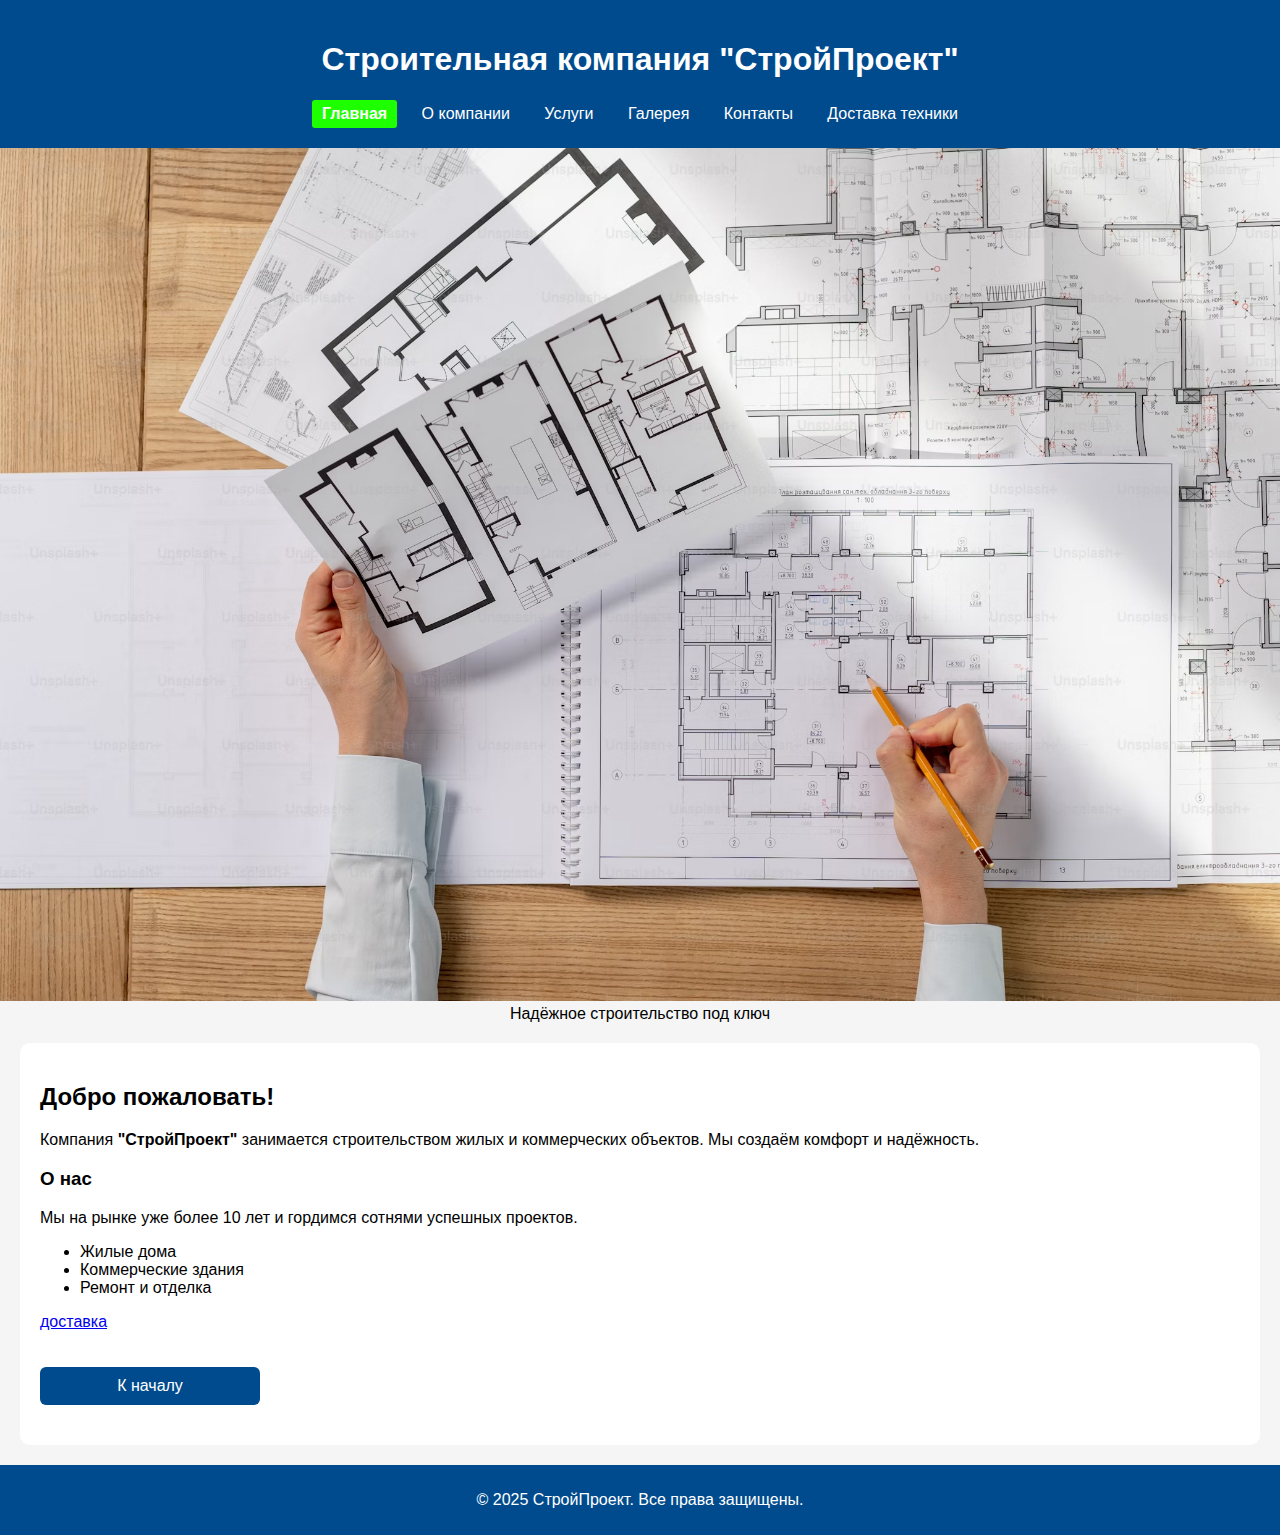
<file: HTML_project_1/site_1_stroyka/index.html>
<!DOCTYPE html>
<html lang="ru">
<head>
    <meta charset="UTF-8">
    <title>Главная | СтройПроект</title>
    <link rel="stylesheet" href="style.css">
</head>
<body id="top">
<header>
    <h1>Строительная компания "СтройПроект"</h1>
    <nav>
        <ul class="menu">
            <li><a href="index.html" class="nav-active">Главная</a></li>
            <li><a href="about.html">О компании</a></li>
            <li><a href="services.html">Услуги</a></li>
            <li><a href="gallery.html">Галерея</a></li>
            <li><a href="contacts.html">Контакты</a></li>
            <li><a href="#dostavka">Доставка техники</a></li>
        </ul>
    </nav>
</header>

<section>
    <img src="../images/banner.jpg"
         alt="банер" width=100% height=auto>
    <div style="text-align: center;">
        Надёжное строительство под ключ
    </div>
</section>

<main>
    <h2>Добро пожаловать!</h2>
    <p>Компания <b>"СтройПроект"</b> занимается строительством жилых и коммерческих объектов. Мы создаём комфорт и
        надёжность.</p>

    <section>
        <h3>О нас</h3>
        <p>Мы на рынке уже более 10 лет и гордимся сотнями успешных проектов.</p>
        <ul>
            <li>Жилые дома</li>
            <li>Коммерческие здания</li>
            <li>Ремонт и отделка</li>
        </ul>
    </section>
    <p id=dostavka><a href="https://skyptop.com/dostavka-tekhniki-iz-za-granicy">доставка</a></p>
    <a href="#top" class="link-block">
        К началу
    </a>
</main>


<footer>
    <p>© 2025 СтройПроект. Все права защищены.</p>
</footer>
</body>
</html>
</file>
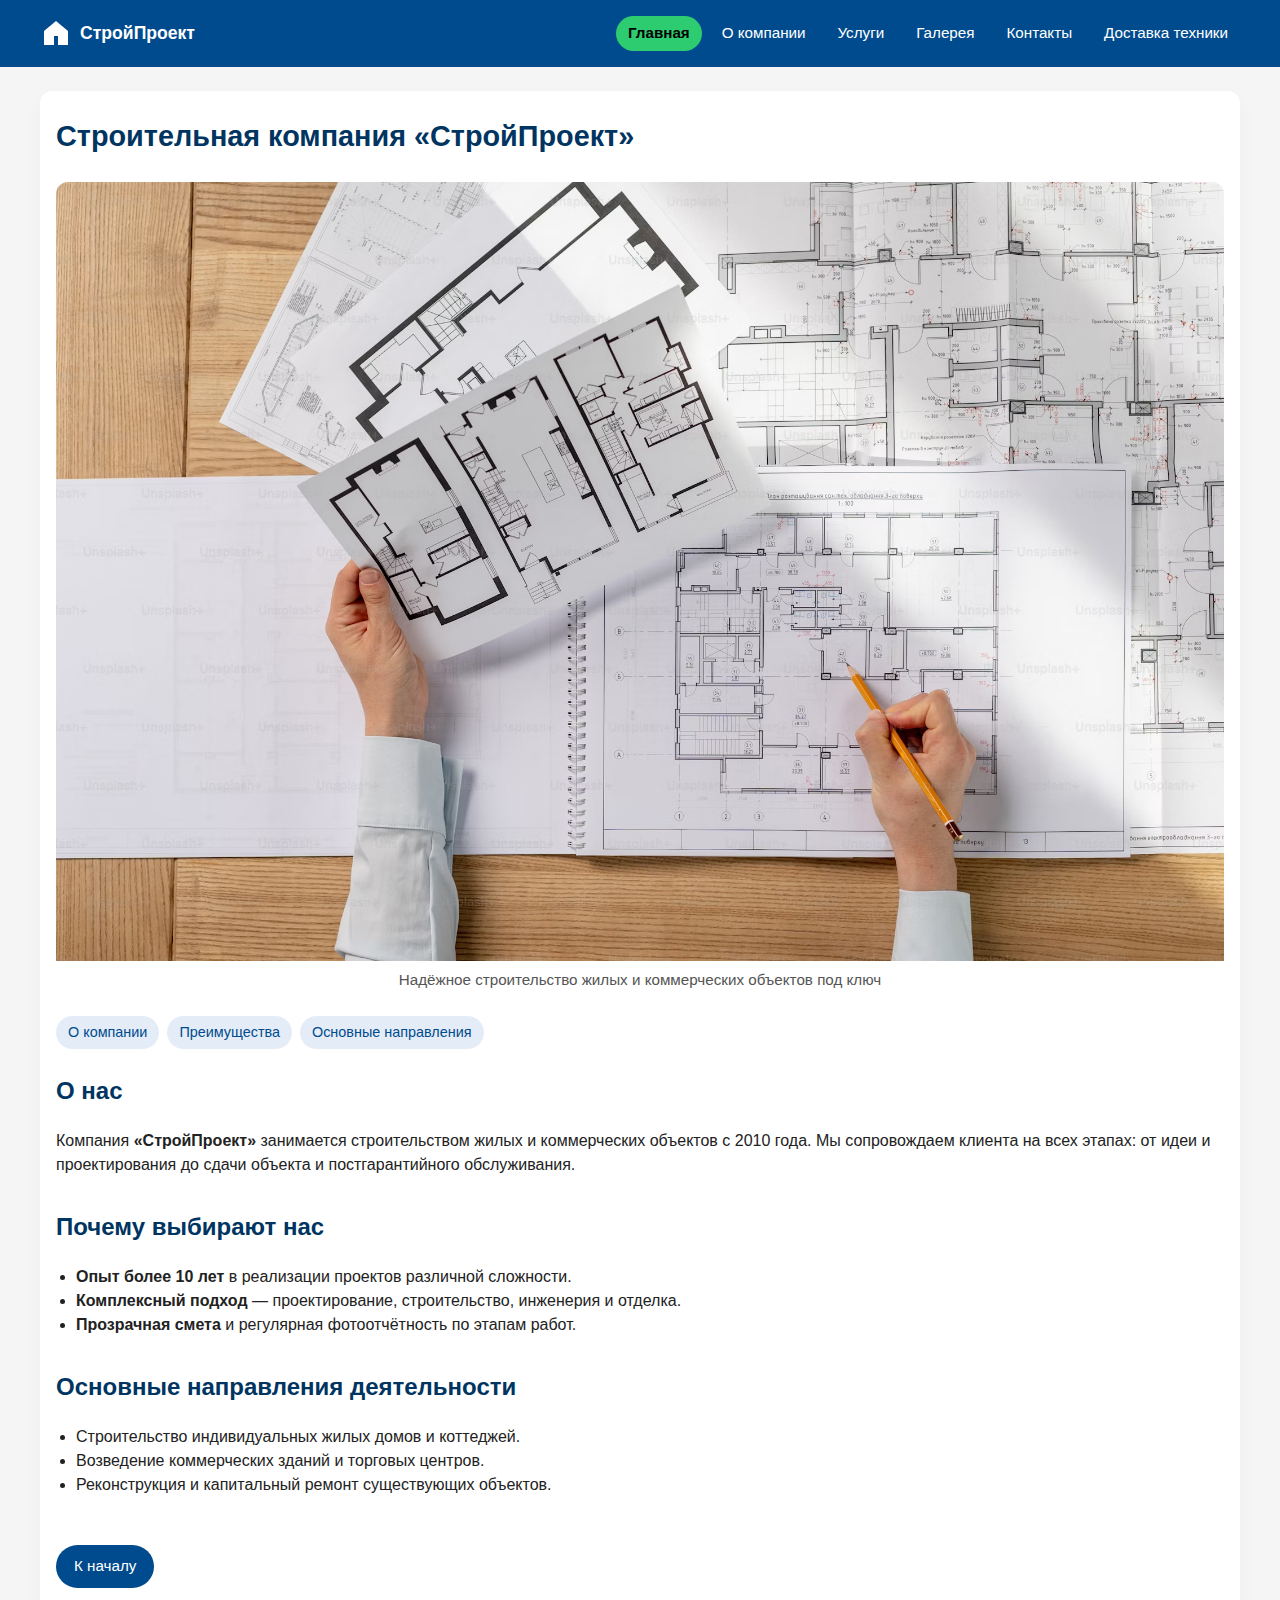
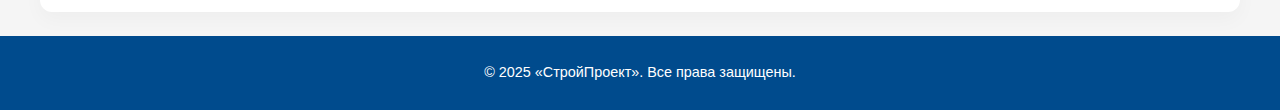
<file: HTML_project_1/site_2_stroyka/index.html>
<!DOCTYPE html>
<html lang="ru">
<head>
    <meta charset="UTF-8">
    <title>Главная | СтройПроект</title>
    <link rel="stylesheet" href="style.css">
    <script src="script.js" defer></script>
</head>
<body id="top">
<header class="site-header">
    <div class="container header-inner">
        <a href="index.html" class="logo-link">
            <svg class="logo-symbol" viewBox="0 0 32 32" aria-hidden="true">
                <path d="M4 14 L16 4 L28 14 V28 H18 V19 H14 V28 H4 Z"></path>
            </svg>
            <span class="logo-text">СтройПроект</span>
        </a>
        <nav class="main-nav">
            <ul class="menu">
                <li><a href="index.html" class="nav-active">Главная</a></li>
                <li><a href="about.html">О компании</a></li>
                <li><a href="services.html">Услуги</a></li>
                <li><a href="gallery.html">Галерея</a></li>
                <li><a href="contacts.html">Контакты</a></li>
                <li><a href="https://skyptop.com/dostavka-tekhniki-iz-za-granicy">Доставка техники</a></li>
            </ul>
        </nav>
    </div>
</header>

<main class="page-main">
    <h1 class="page-title">Строительная компания «СтройПроект»</h1>

    <section class="hero-banner page-section">
        <figure class="hero-image">
            <img src="../images/banner.jpg" alt="Современный коттедж, построенный компанией «СтройПроект»">
            <figcaption class="hero-caption">
                Надёжное строительство жилых и коммерческих объектов под ключ
            </figcaption>
        </figure>
    </section>

    <nav class="section-nav">
        <a href="#about-section">О компании</a>
        <a href="#advantages-section">Преимущества</a>
        <a href="#services-section">Основные направления</a>
    </nav>

    <section id="about-section" class="page-section">
        <h2>О нас</h2>
        <p>
            Компания <strong>«СтройПроект»</strong> занимается строительством жилых и коммерческих объектов с 2010 года.
            Мы сопровождаем клиента на всех этапах: от идеи и проектирования до сдачи объекта и постгарантийного обслуживания.
        </p>
    </section>

    <section id="advantages-section" class="page-section">
        <h2>Почему выбирают нас</h2>
        <ul>
            <li><strong>Опыт более 10 лет</strong> в реализации проектов различной сложности.</li>
            <li><strong>Комплексный подход</strong> — проектирование, строительство, инженерия и отделка.</li>
            <li><strong>Прозрачная смета</strong> и регулярная фотоотчётность по этапам работ.</li>
        </ul>
    </section>

    <section id="services-section" class="page-section">
        <h2>Основные направления деятельности</h2>
        <ul>
            <li>Строительство индивидуальных жилых домов и коттеджей.</li>
            <li>Возведение коммерческих зданий и торговых центров.</li>
            <li>Реконструкция и капитальный ремонт существующих объектов.</li>
        </ul>
    </section>

    <a href="#top" class="link-block">К началу</a>
</main>

<footer class="site-footer">
    <div class="container">
        <p>© 2025 «СтройПроект». Все права защищены.</p>
    </div>
</footer>
</body>
</html>
</file>
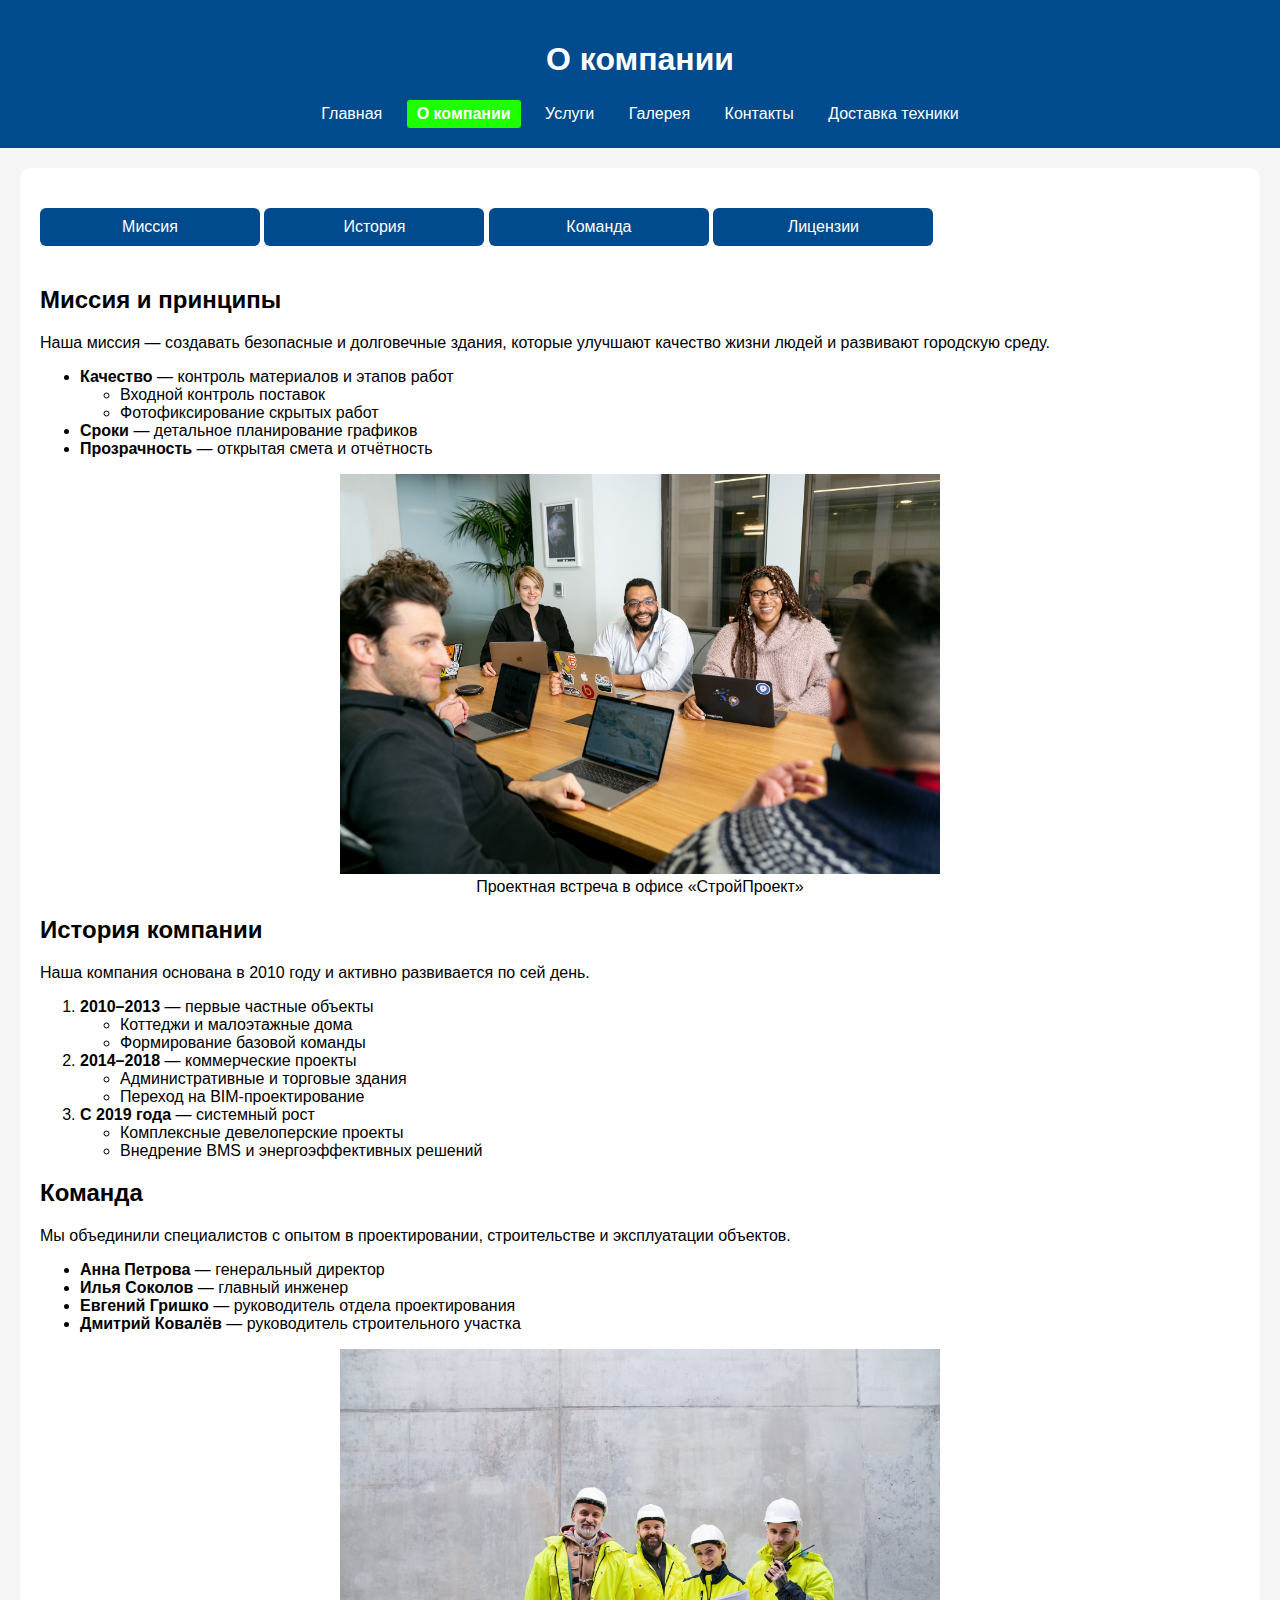
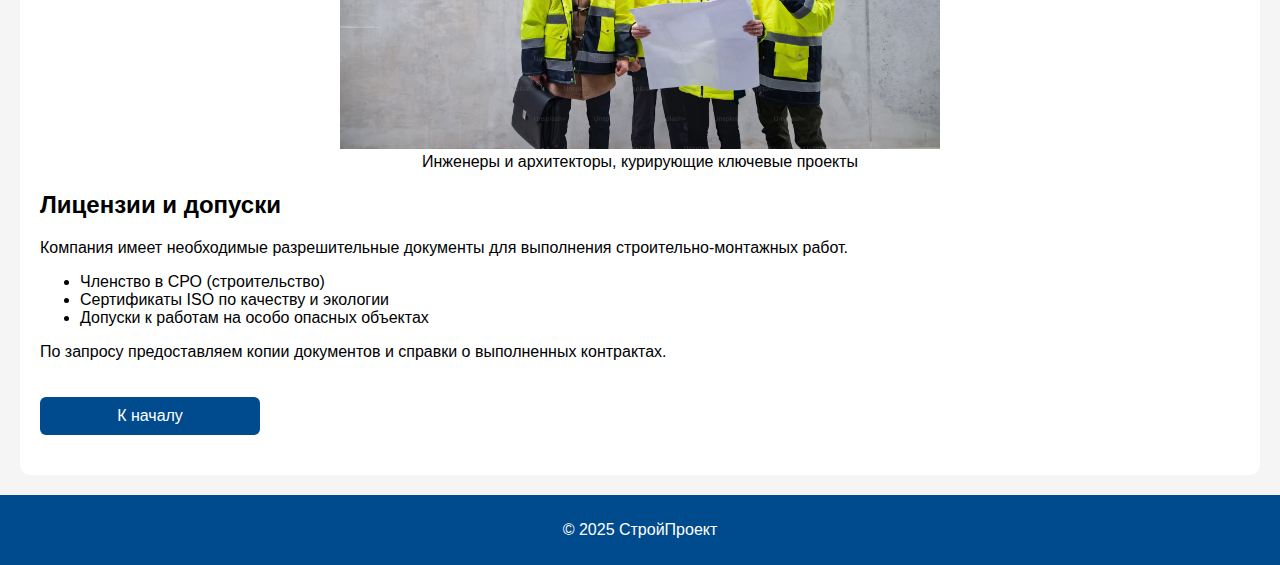
<file: HTML_project_1/site_1_stroyka/about.html>
<!DOCTYPE html>
<html lang="ru">
<head>
    <meta charset="UTF-8">
    <title>О компании | СтройПроект</title>
    <link rel="stylesheet" href="style.css">
</head>
<body id="top">
<header>
    <h1>О компании</h1>
    <nav>
        <ul class="menu">
            <li><a href="index.html">Главная</a></li>
            <li><a href="about.html" class="nav-active">О компании</a></li>
            <li><a href="services.html">Услуги</a></li>
            <li><a href="gallery.html">Галерея</a></li>
            <li><a href="contacts.html">Контакты</a></li>
            <li><a href="https://skyptop.com/dostavka-tekhniki-iz-za-granicy" target="_blank">Доставка техники</a></li>
        </ul>
    </nav>
</header>

<main>

    <nav>
        <a href="#mission" class="link-block">Миссия</a>
        <a href="#history" class="link-block">История</a>
        <a href="#team" class="link-block">Команда</a>
        <a href="#licenses" class="link-block">Лицензии</a>
    </nav>


    <section id="mission">
        <h2>Миссия и принципы</h2>
        <p>Наша миссия — создавать безопасные и долговечные здания, которые улучшают качество жизни людей и развивают
            городскую среду.</p>
        <ul>
            <li><strong>Качество</strong> — контроль материалов и этапов работ
                <ul>
                    <li>Входной контроль поставок</li>
                    <li>Фотофиксирование скрытых работ</li>
                </ul>
            </li>
            <li><strong>Сроки</strong> — детальное планирование графиков</li>
            <li><strong>Прозрачность</strong> — открытая смета и отчётность</li>
        </ul>

        <figure>

            <img src="../images/office.jpg"
                 alt="Офис и проектная команда СтройПроект" width="600">
            <figcaption>Проектная встреча в офисе «СтройПроект»</figcaption>
        </figure>

    </section>

    <section id="history">
        <h2>История компании</h2>
        <p>Наша компания основана в 2010 году и активно развивается по сей день.</p>
        <ol>
            <li><strong>2010–2013</strong> — первые частные объекты
                <ul>
                    <li>Коттеджи и малоэтажные дома</li>
                    <li>Формирование базовой команды</li>
                </ul>
            </li>
            <li><strong>2014–2018</strong> — коммерческие проекты
                <ul>
                    <li>Административные и торговые здания</li>
                    <li>Переход на BIM-проектирование</li>
                </ul>
            </li>
            <li><strong>С 2019 года</strong> — системный рост
                <ul>
                    <li>Комплексные девелоперские проекты</li>
                    <li>Внедрение BMS и энергоэффективных решений</li>
                </ul>
            </li>
        </ol>

    </section>

    <section id="team">
        <h2>Команда</h2>
        <p>Мы объединили специалистов с опытом в проектировании, строительстве и эксплуатации объектов.</p>
        <ul>
            <li><strong>Анна Петрова</strong> — генеральный директор</li>
            <li><strong>Илья Соколов</strong> — главный инженер</li>
            <li><strong>Евгений Гришко</strong> — руководитель отдела проектирования</li>
            <li><strong>Дмитрий Ковалёв</strong> — руководитель строительного участка</li>
        </ul>

        <figure>
            <!-- Положи рядом файл team.jpg или подставь свой -->
            <img src="../images/team.jpg"
                 alt="Команда инженеров и архитекторов СтройПроект" width="600">
            <figcaption>Инженеры и архитекторы, курирующие ключевые проекты</figcaption>
        </figure>

    </section>

    <section id="licenses">
        <h2>Лицензии и допуски</h2>
        <p>Компания имеет необходимые разрешительные документы для выполнения строительно-монтажных работ.</p>
        <ul>
            <li>Членство в СРО (строительство)</li>
            <li>Сертификаты ISO по качеству и экологии</li>
            <li>Допуски к работам на особо опасных объектах</li>
        </ul>
        <p>По запросу предоставляем копии документов и справки о выполненных контрактах.</p>
    </section>

    <a href="#top" class="link-block">
        К началу
    </a>

</main>

<footer>
    <p>© 2025 СтройПроект</p>
</footer>
</body>
</html>
</file>
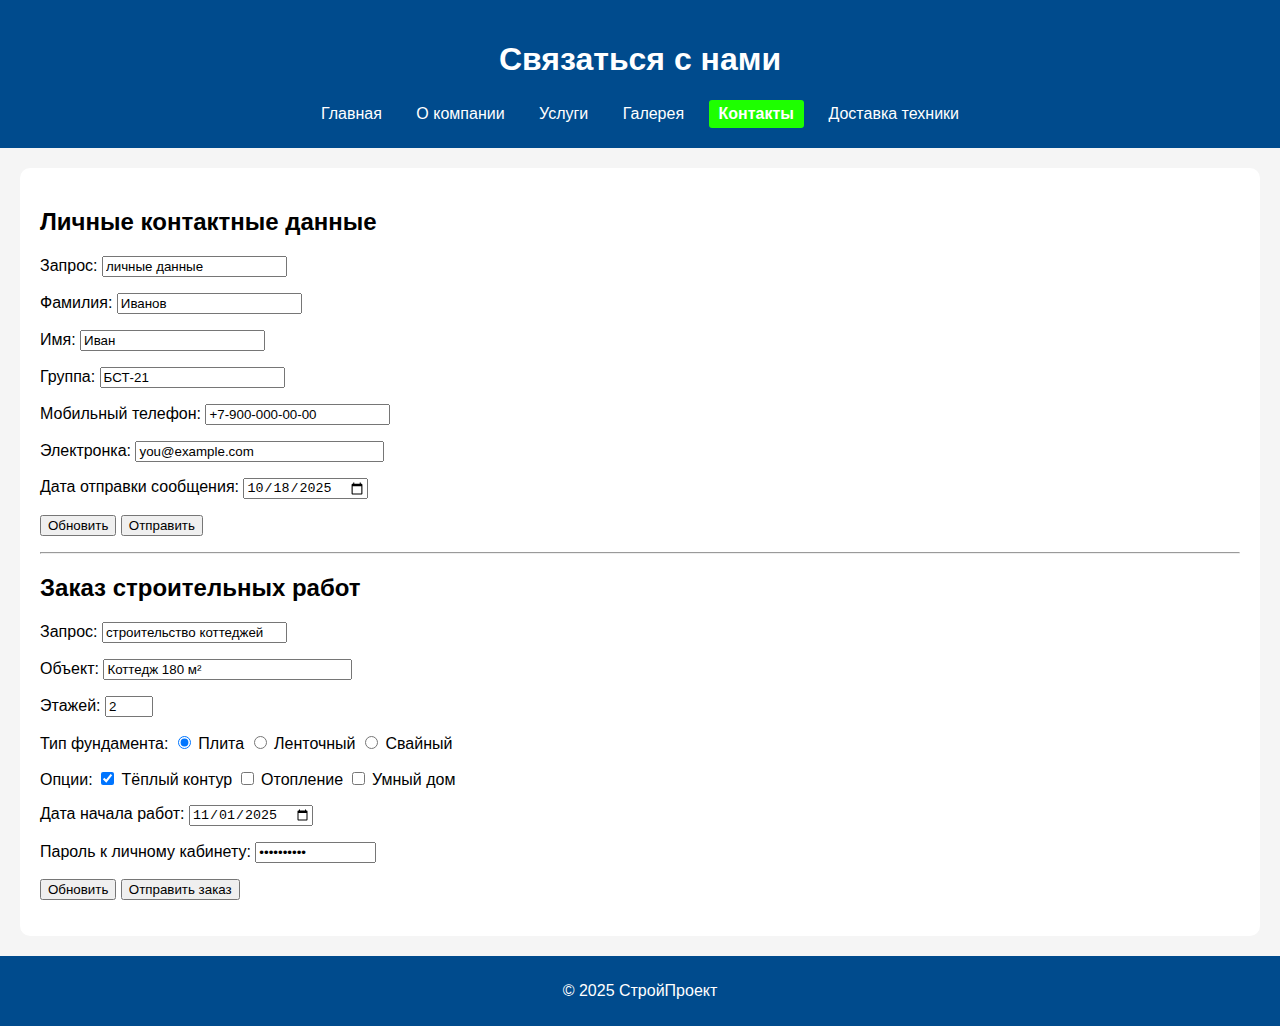
<file: HTML_project_1/site_1_stroyka/contacts.html>
<!DOCTYPE html>
<html lang="ru">
<head>
    <meta charset="UTF-8">
    <title>Контакты | СтройПроект</title>
    <link rel="stylesheet" href="style.css">
</head>
<body>
<header>
    <h1>Связаться с нами</h1>
    <nav>
        <ul class="menu">
            <li><a href="index.html">Главная</a></li>
            <li><a href="about.html">О компании</a></li>
            <li><a href="services.html">Услуги</a></li>
            <li><a href="gallery.html">Галерея</a></li>
            <li><a href="contacts.html" class="nav-active">Контакты</a></li>
            <li><a href="https://skyptop.com/dostavka-tekhniki-iz-za-granicy" target="_blank">Доставка техники</a></li>
        </ul>
    </nav>
</header>

<main>

    <h2>Личные контактные данные</h2>

    <form action="https://www.bing.com/search" method="get" id="contact_form" name="contact_form" target="_blank">

        <p>Запрос: <input type="text" name="q" value="личные данные"></p>

        <p>Фамилия: <input type="text" name="last_name" size="20" value="Иванов" required></p>
        <p>Имя: <input type="text" name="first_name" size="20" value="Иван" required></p>
        <p>Группа: <input type="text" name="group" size="20" value="БСТ-21"></p>
        <p>Мобильный телефон: <input type="text" name="phone" size="20" value="+7-900-000-00-00"></p>
        <p>Электронка: <input type="text" name="email" size="28" value="you@example.com"></p>
        <p>Дата отправки сообщения: <input type="date" name="send_date" value="2025-10-18"></p>

        <p>
            <input type="reset" value="Обновить">
            <input type="submit" value="Отправить">
        </p>
    </form>

    <hr>

    <h2>Заказ строительных работ</h2>

    <form action="https://www.bing.com/search" method="get" id="order_form" name="order_form" target="_blank">

        <p>Запрос: <input type="text" name="q" value="строительство коттеджей"></p>


        <p>Объект: <input type="text" name="object_title" size="28" value="Коттедж 180 м²"></p>


        <p>Этажей: <input type="number" name="floors" min="1" max="5" value="2"></p>


        <p>Тип фундамента:
            <input type="radio" name="foundation" value="slab" checked> Плита
            <input type="radio" name="foundation" value="strip"> Ленточный
            <input type="radio" name="foundation" value="pile"> Свайный
        </p>


        <p>Опции:
            <input type="checkbox" name="opt_insulation" value="1" checked> Тёплый контур
            <input type="checkbox" name="opt_heating" value="1"> Отопление
            <input type="checkbox" name="opt_smart" value="1"> Умный дом
        </p>


        <p>Дата начала работ: <input type="date" name="start_date" value="2025-11-01"></p>


        <p>Пароль к личному кабинету:
            <input type="password" name="portal_password" size="12" value="Default123">
        </p>


        <p>
            <input type="reset" value="Обновить">
            <input type="submit" value="Отправить заказ">
        </p>
    </form>
</main>

<footer>
    <p>© 2025 СтройПроект</p>
</footer>
</body>
</html>
</file>
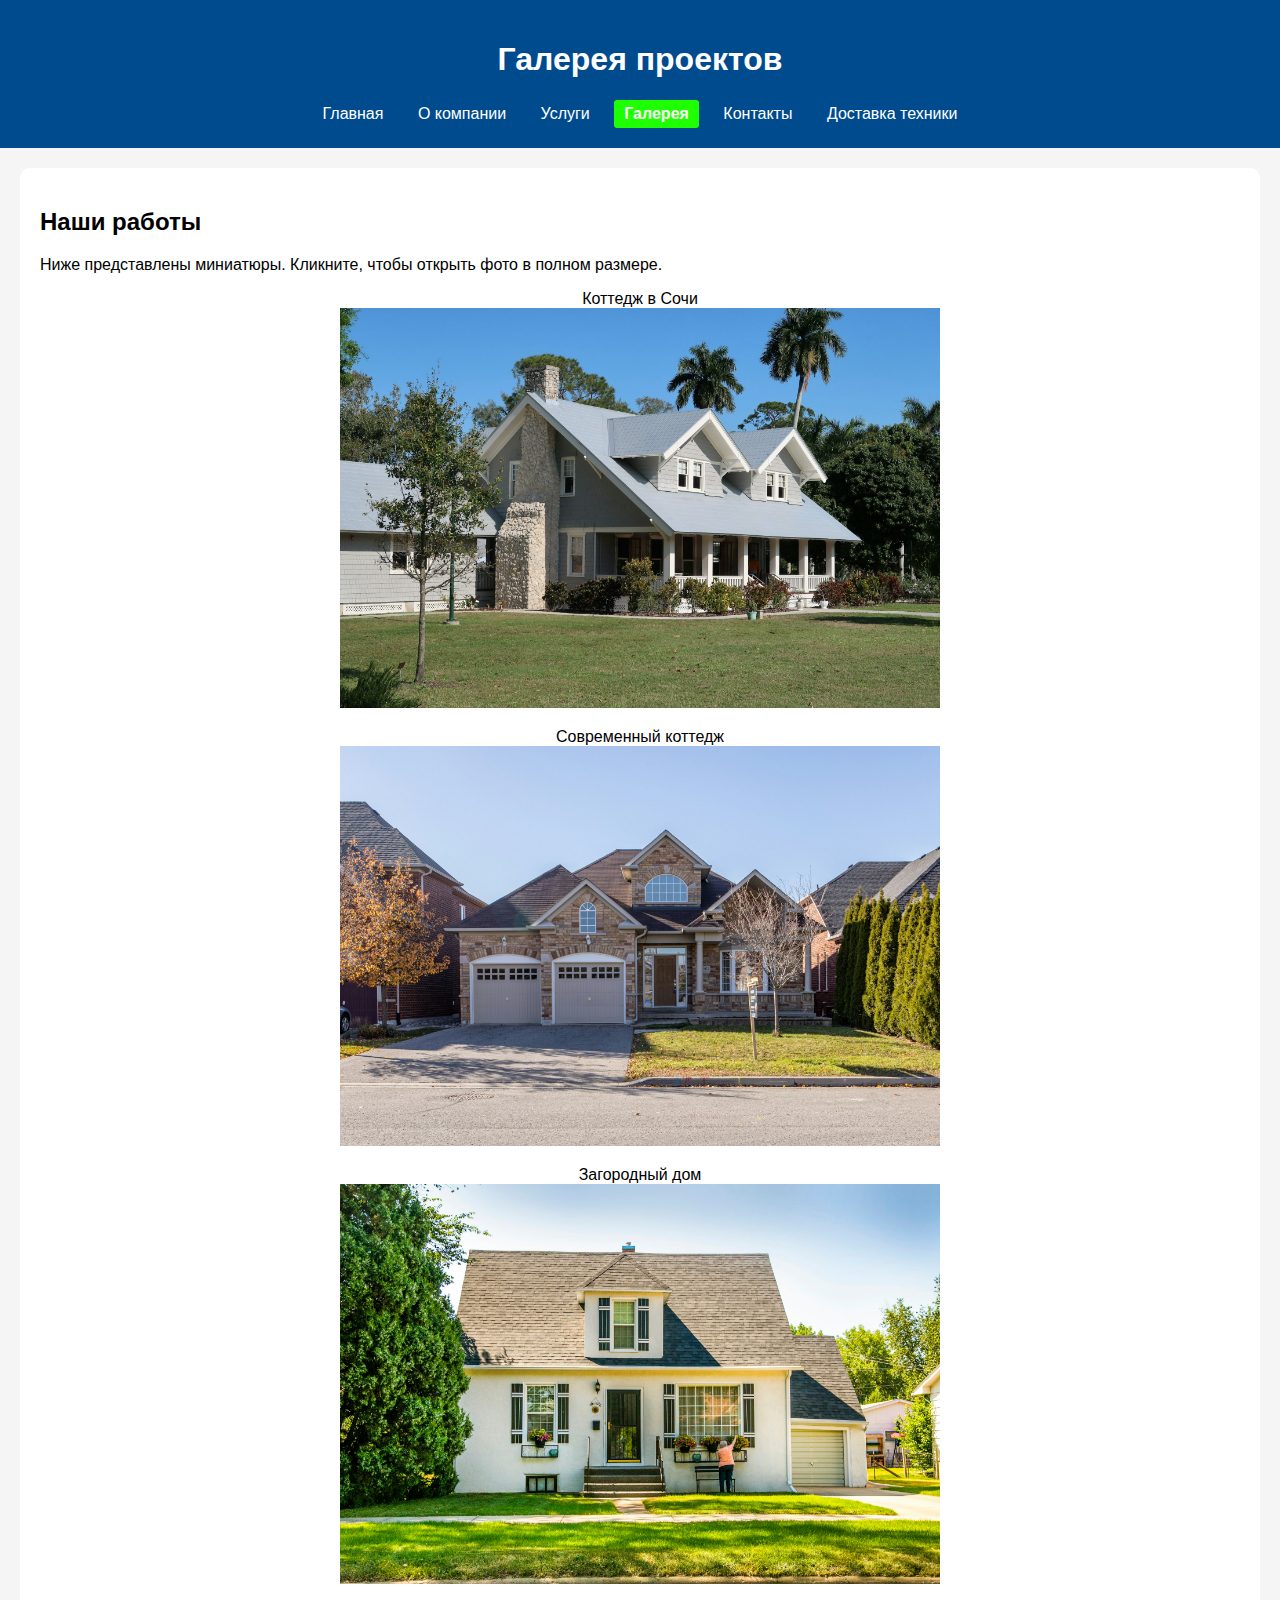
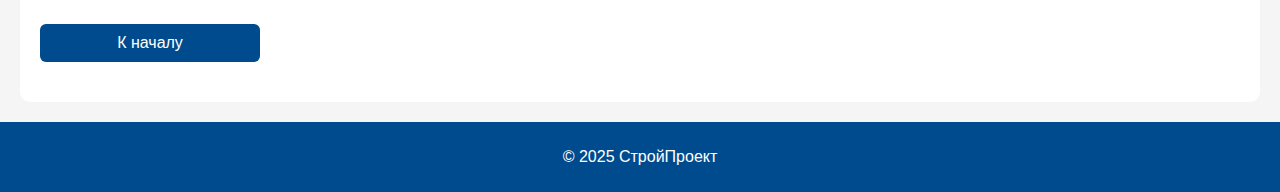
<file: HTML_project_1/site_1_stroyka/gallery.html>
<!DOCTYPE html>
<html lang="ru">
<head>
    <meta charset="UTF-8">
    <title>Галерея | СтройПроект</title>
    <link rel="stylesheet" href="style.css">
</head>
<body>
<header>
    <h1>Галерея проектов</h1>
    <nav>
        <ul class="menu">
            <li><a href="index.html">Главная</a></li>
            <li><a href="about.html">О компании</a></li>
            <li><a href="services.html">Услуги</a></li>
            <li><a href="gallery.html" class="nav-active">Галерея</a></li>
            <li><a href="contacts.html">Контакты</a></li>
            <li><a href="https://skyptop.com/dostavka-tekhniki-iz-za-granicy" target="_blank">Доставка техники</a></li>
        </ul>
    </nav>
</header>

<main>
    <h2 id="project1">Наши работы</h2>
    <p>Ниже представлены миниатюры. Кликните, чтобы открыть фото в полном размере.</p>

    <figure>
        <figcaption>Коттедж в Сочи</figcaption>
        <a href="https://images.unsplash.com/photo-1583608205776-bfd35f0d9f83?ixlib=rb-4.1.0&...&w=2070"
           target="_blank">
            <img src="../images/house_1.jpg" alt="Дом в Сочи" width="600" height="400" title="Коттедж в Сочи">
        </a>
    </figure>

    <figure>
        <figcaption>Современный коттедж</figcaption>
        <a href="https://images.unsplash.com/photo-1605276374104-dee2a0ed3cd6?ixlib=rb-4.1.0&...&w=2070"
           target="_blank">
            <img src="../images/house_2.jpg" alt="Современный дом" width="600" height="400" title="Современный коттедж">
        </a>
    </figure>

    <figure>
        <figcaption>Загородный дом</figcaption>
        <a href="https://images.unsplash.com/photo-1628133287836-40bd5453bed1?ixlib=rb-4.1.0&...&w=2070"
           target="_blank">
            <img src="../images/house_3.jpg" alt="Загородный дом" width="600" height="400" title="Загородный дом">
        </a>
    </figure>
    <a href="#top" class="link-block">
        К началу
    </a>
</main>


<footer>
    <p>© 2025 СтройПроект</p>
</footer>
</body>
</html>
</file>
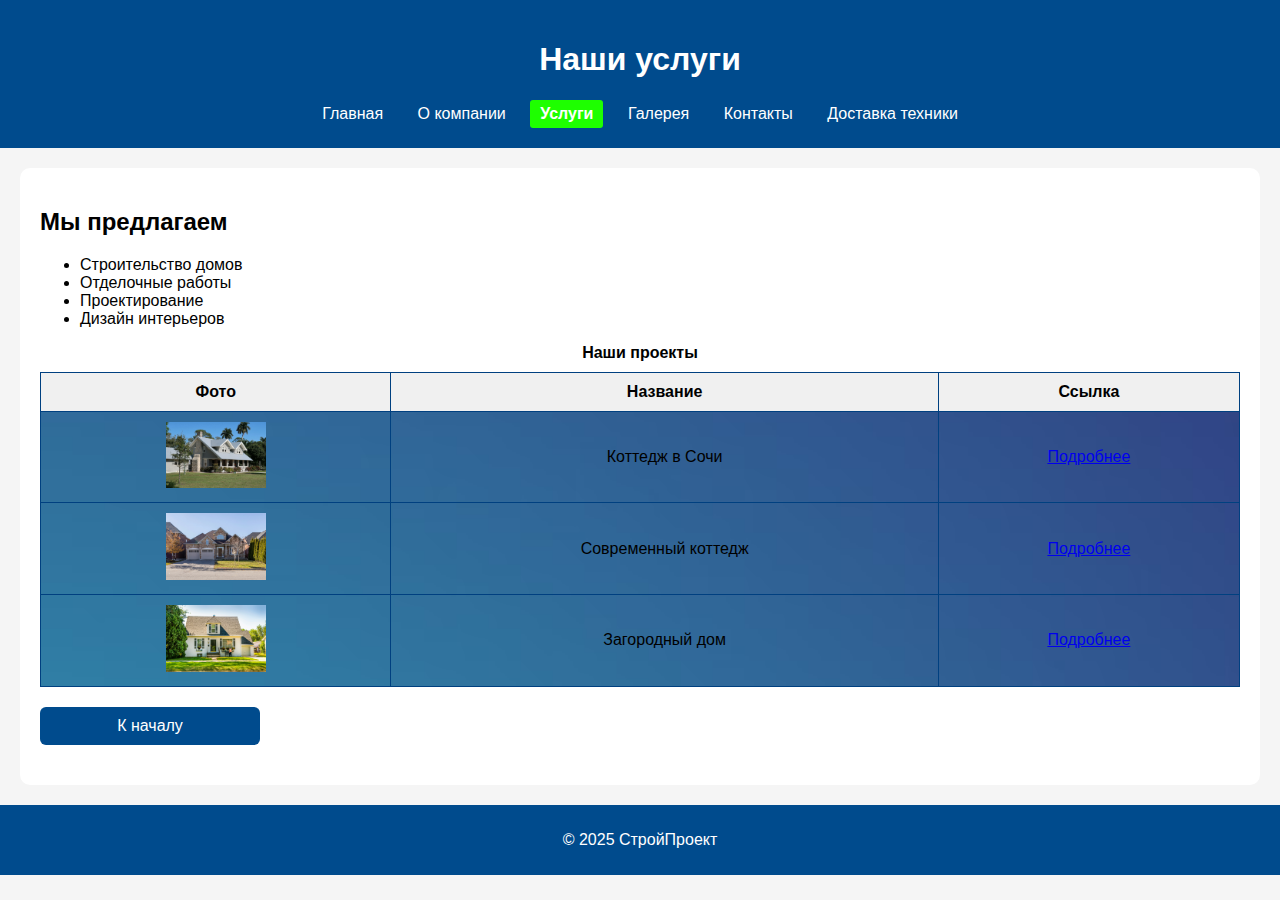
<file: HTML_project_1/site_1_stroyka/services.html>
<!DOCTYPE html>
<html lang="ru">
<head>
    <meta charset="UTF-8">
    <title>Услуги | СтройПроект</title>
    <link rel="stylesheet" href="style.css">
</head>
<body>
<header>
    <h1>Наши услуги</h1>
    <nav>
        <ul class="menu">
            <li><a href="index.html">Главная</a></li>
            <li><a href="about.html">О компании</a></li>
            <li><a href="services.html" class="nav-active">Услуги</a></li>
            <li><a href="gallery.html">Галерея</a></li>
            <li><a href="contacts.html">Контакты</a></li>
            <li><a href="https://skyptop.com/dostavka-tekhniki-iz-za-granicy" target="_blank">Доставка техники</a></li>
        </ul>
    </nav>
</header>

<main>
    <h2>Мы предлагаем</h2>
    <ul>
        <li>Строительство домов</li>
        <li>Отделочные работы</li>
        <li>Проектирование</li>
        <li>Дизайн интерьеров</li>
    </ul>

    <table>
        <caption>Наши проекты</caption>
        <tr>
            <th>Фото</th>
            <th>Название</th>
            <th>Ссылка</th>
        </tr>
        <tr>
            <td><a href="gallery.html#project1"><img src="../images/house_1.jpg" width="100" alt="Дом"></a></td>
            <td>Коттедж в Сочи</td>
            <td><a href="gallery.html#project1">Подробнее</a></td>
        </tr>
        <tr>
            <td><a href="gallery.html#project1"><img src="../images/house_2.jpg" width="100" alt="Дом"></a></td>
            <td>Современный коттедж</td>
            <td><a href="gallery.html#project1">Подробнее</a></td>
        </tr>
        <tr>
            <td><a href="gallery.html#project1"><img src="../images/house_3.jpg" width="100" alt="Дом"></a></td>
            <td>Загородный дом</td>
            <td><a href="gallery.html#project1">Подробнее</a></td>
        </tr>
    </table>
    <a href="#top" class="link-block">
        К началу
    </a>
</main>


<footer>
    <p>© 2025 СтройПроект</p>
</footer>
</body>
</html>
</file>
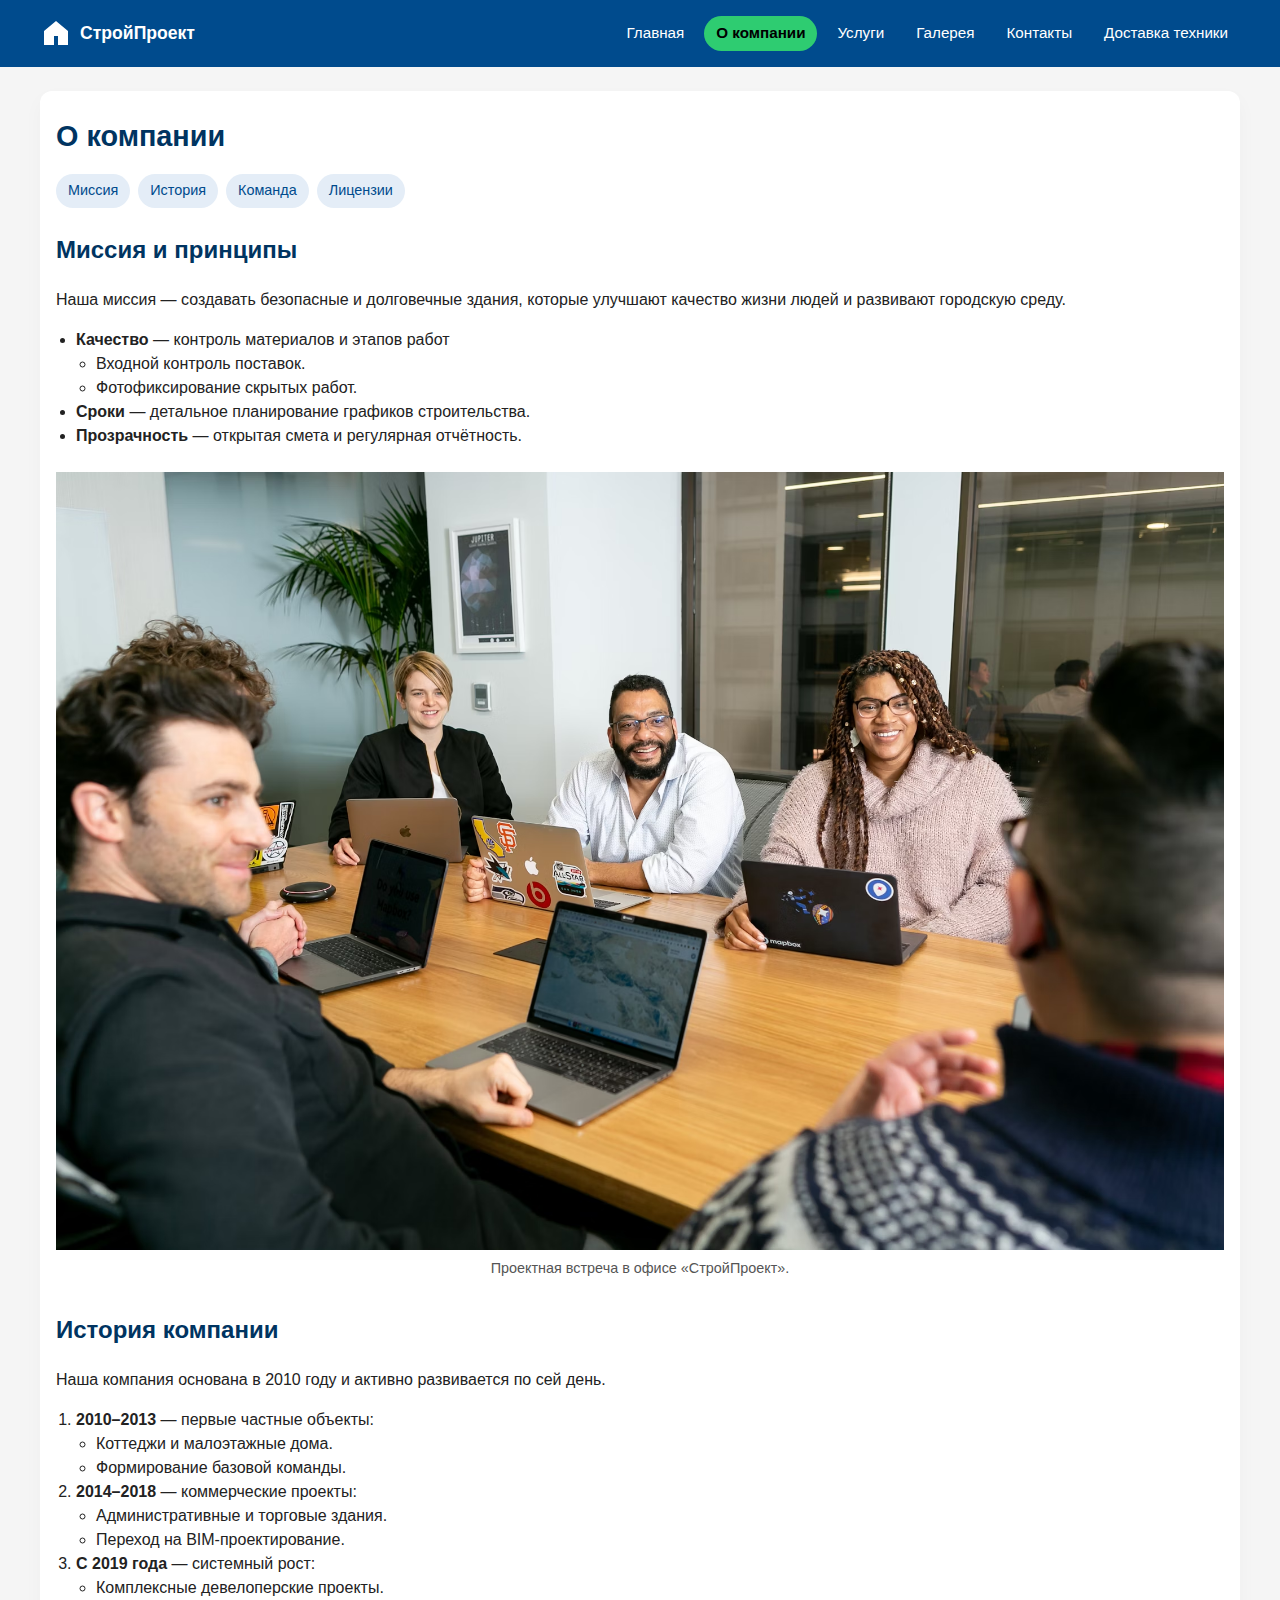
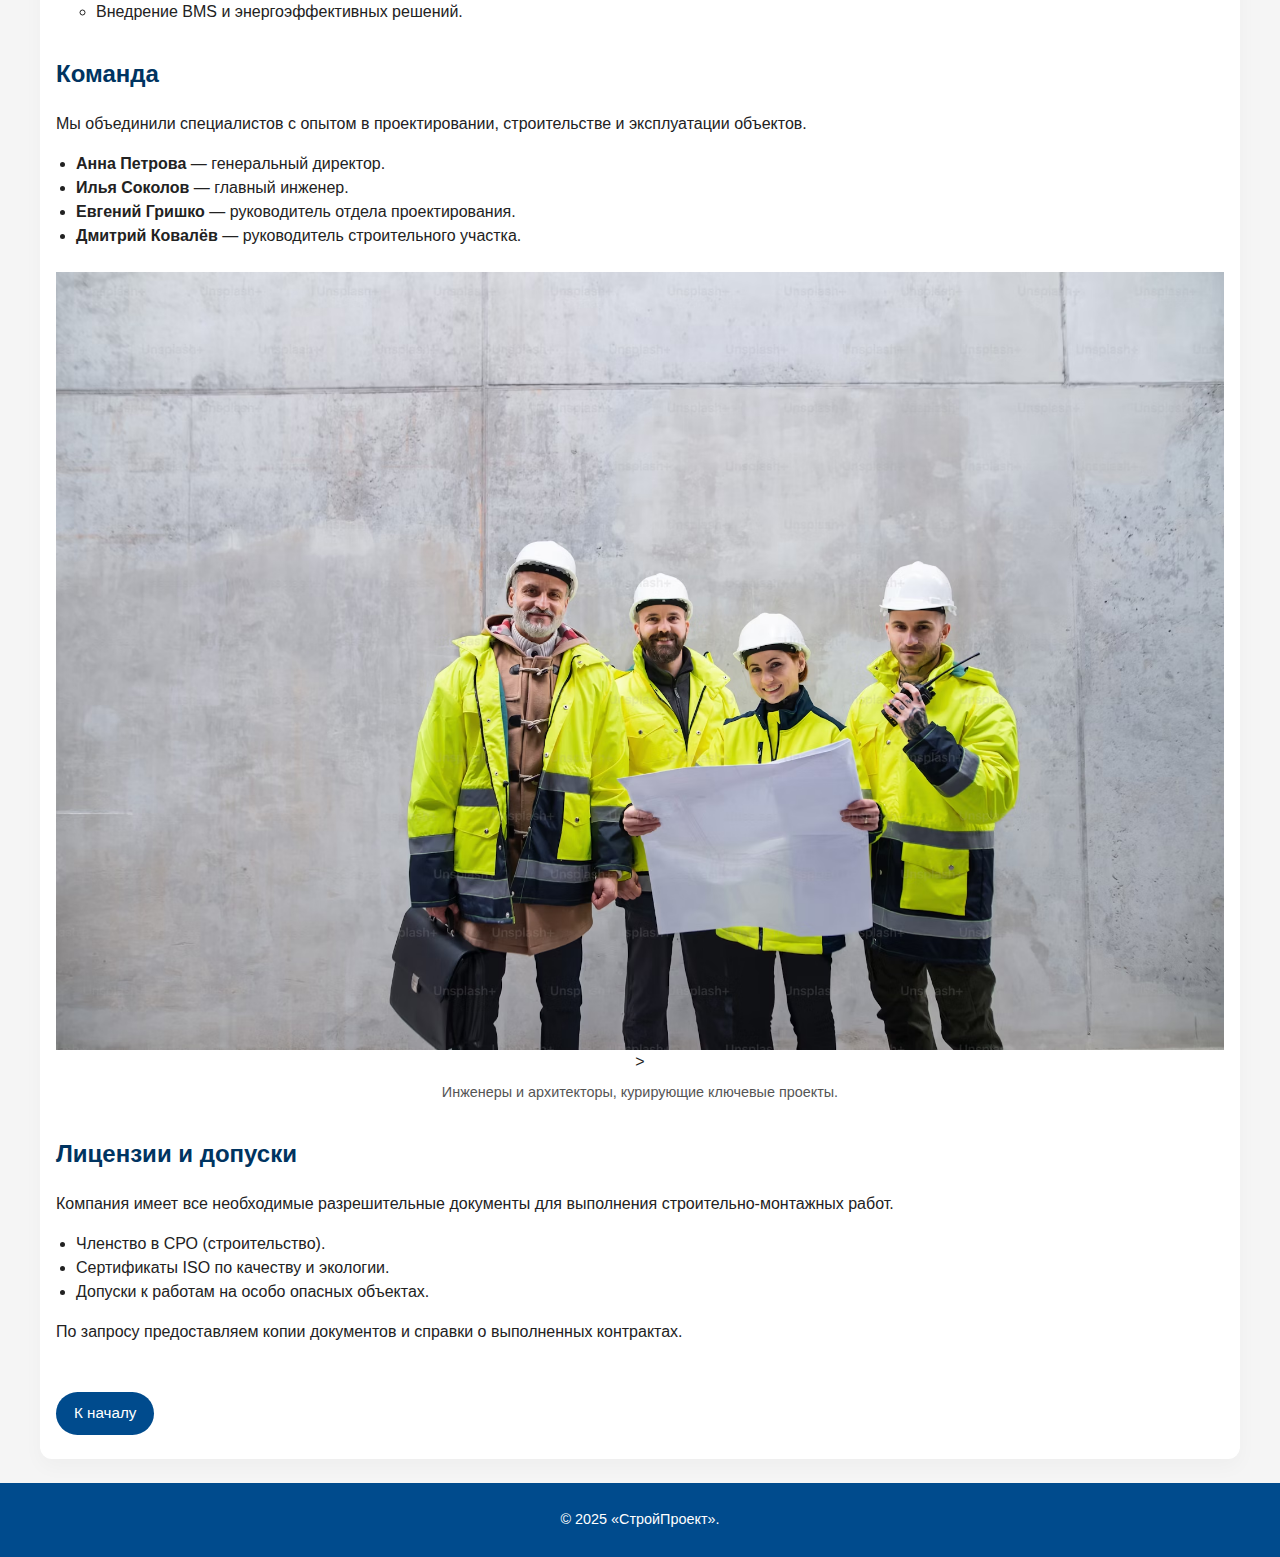
<file: HTML_project_1/site_2_stroyka/about.html>
<!DOCTYPE html>
<html lang="ru">
<head>
    <meta charset="UTF-8">
    <title>О компании | СтройПроект</title>
    <link rel="stylesheet" href="style.css">
    <script src="script.js" defer></script>
</head>
<body id="top">
<header class="site-header">
    <div class="container header-inner">
        <a href="index.html" class="logo-link">
            <svg class="logo-symbol" viewBox="0 0 32 32" aria-hidden="true">
                <path d="M4 14 L16 4 L28 14 V28 H18 V19 H14 V28 H4 Z"></path>
            </svg>
            <span class="logo-text">СтройПроект</span>
        </a>
        <nav class="main-nav">
            <ul class="menu">
                <li><a href="index.html">Главная</a></li>
                <li><a href="about.html" class="nav-active">О компании</a></li>
                <li><a href="services.html">Услуги</a></li>
                <li><a href="gallery.html">Галерея</a></li>
                <li><a href="contacts.html">Контакты</a></li>
                <li><a href="https://skyptop.com/dostavka-tekhniki-iz-za-granicy">Доставка техники</a></li>
            </ul>
        </nav>
    </div>
</header>

<main class="page-main">
    <h1 class="page-title">О компании</h1>

    <nav class="section-nav">
        <a href="#mission">Миссия</a>
        <a href="#history">История</a>
        <a href="#team">Команда</a>
        <a href="#licenses">Лицензии</a>
    </nav>

    <section id="mission" class="page-section">
        <h2>Миссия и принципы</h2>
        <p>
            Наша миссия — создавать безопасные и долговечные здания, которые улучшают качество жизни людей
            и развивают городскую среду.
        </p>
        <ul>
            <li>
                <strong>Качество</strong> — контроль материалов и этапов работ
                <ul>
                    <li>Входной контроль поставок.</li>
                    <li>Фотофиксирование скрытых работ.</li>
                </ul>
            </li>
            <li><strong>Сроки</strong> — детальное планирование графиков строительства.</li>
            <li><strong>Прозрачность</strong> — открытая смета и регулярная отчётность.</li>
        </ul>

        <figure>
            <img src="../images/office.jpg" alt="Офис и проектная команда СтройПроект" title="Наша команда обсуждает новый проект">
            <figcaption>Проектная встреча в офисе «СтройПроект».</figcaption>
        </figure>
    </section>

    <section id="history" class="page-section">
        <h2>История компании</h2>
        <p>Наша компания основана в 2010 году и активно развивается по сей день.</p>
        <ol>
            <li>
                <strong>2010–2013</strong> — первые частные объекты:
                <ul>
                    <li>Коттеджи и малоэтажные дома.</li>
                    <li>Формирование базовой команды.</li>
                </ul>
            </li>
            <li>
                <strong>2014–2018</strong> — коммерческие проекты:
                <ul>
                    <li>Административные и торговые здания.</li>
                    <li>Переход на BIM-проектирование.</li>
                </ul>
            </li>
            <li>
                <strong>С 2019 года</strong> — системный рост:
                <ul>
                    <li>Комплексные девелоперские проекты.</li>
                    <li>Внедрение BMS и энергоэффективных решений.</li>
                </ul>
            </li>
        </ol>
    </section>

    <section id="team" class="page-section">
        <h2>Команда</h2>
        <p>Мы объединили специалистов с опытом в проектировании, строительстве и эксплуатации объектов.</p>
        <ul>
            <li><strong>Анна Петрова</strong> — генеральный директор.</li>
            <li><strong>Илья Соколов</strong> — главный инженер.</li>
            <li><strong>Евгений Гришко</strong> — руководитель отдела проектирования.</li>
            <li><strong>Дмитрий Ковалёв</strong> — руководитель строительного участка.</li>
        </ul>

        <figure>
            <img src="../images/team.jpg" alt="Команда инженеров и архитекторов СтройПроект" title="Наша команда бригадиров">>
            <figcaption>Инженеры и архитекторы, курирующие ключевые проекты.</figcaption>
        </figure>
    </section>

    <section id="licenses" class="page-section">
        <h2>Лицензии и допуски</h2>
        <p>Компания имеет все необходимые разрешительные документы для выполнения строительно-монтажных работ.</p>
        <ul>
            <li>Членство в СРО (строительство).</li>
            <li>Сертификаты ISO по качеству и экологии.</li>
            <li>Допуски к работам на особо опасных объектах.</li>
        </ul>
        <p>По запросу предоставляем копии документов и справки о выполненных контрактах.</p>
    </section>

    <a href="#top" class="link-block">К началу</a>
</main>

<footer class="site-footer">
    <div class="container">
        <p>© 2025 «СтройПроект».</p>
    </div>
</footer>
</body>
</html>
</file>
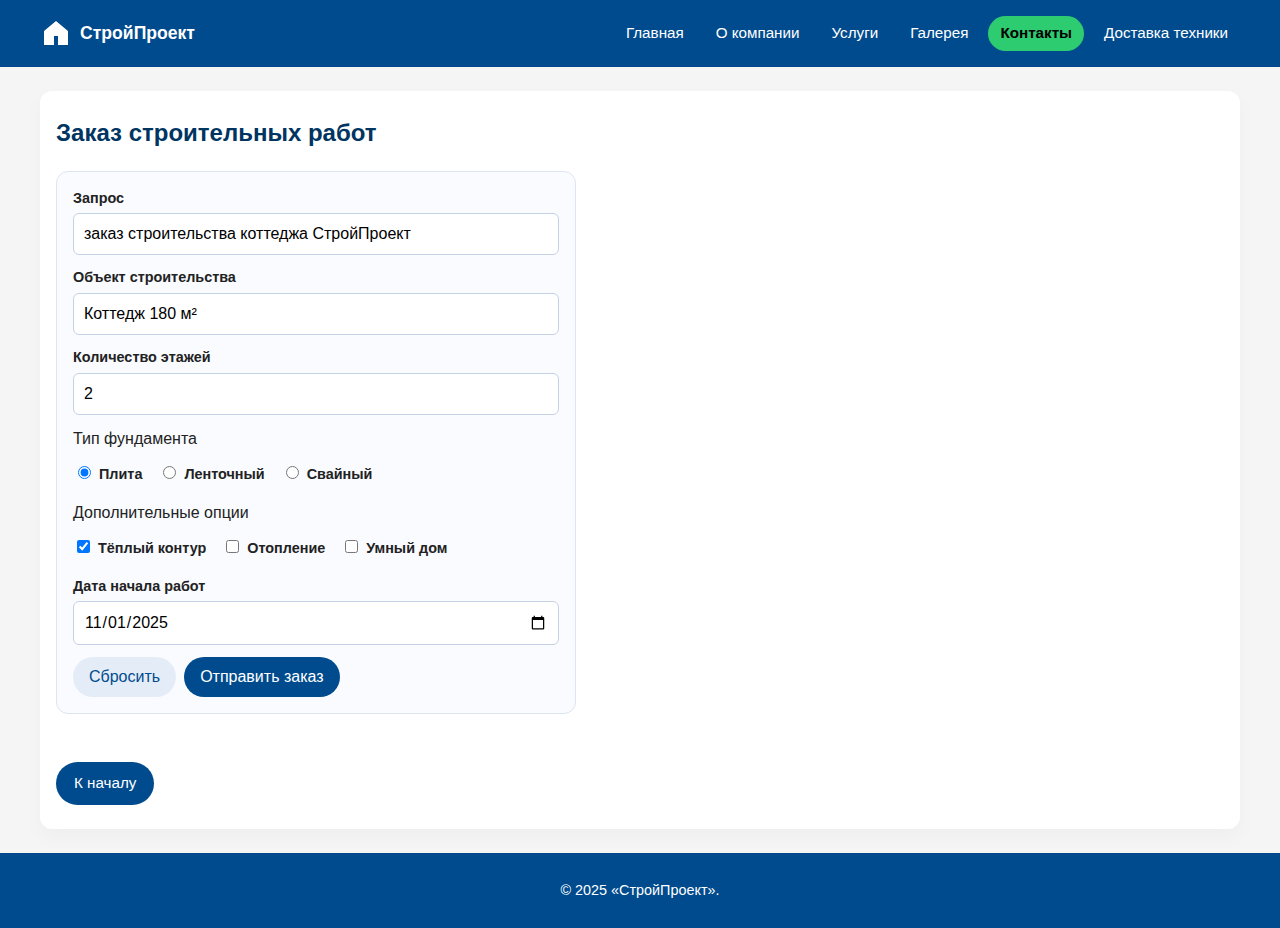
<file: HTML_project_1/site_2_stroyka/contacts.html>
<!DOCTYPE html>
<html lang="ru">
<head>
    <meta charset="UTF-8">
    <title>Контакты | СтройПроект</title>
    <link rel="stylesheet" href="style.css">
    <script src="script.js" defer></script>
</head>
<body id="top">
<header class="site-header">
    <div class="container header-inner">
        <a href="index.html" class="logo-link">
            <svg class="logo-symbol" viewBox="0 0 32 32" aria-hidden="true">
                <path d="M4 14 L16 4 L28 14 V28 H18 V19 H14 V28 H4 Z"></path>
            </svg>
            <span class="logo-text">СтройПроект</span>
        </a>
        <nav class="main-nav">
            <ul class="menu">
                <li><a href="index.html">Главная</a></li>
                <li><a href="about.html">О компании</a></li>
                <li><a href="services.html">Услуги</a></li>
                <li><a href="gallery.html">Галерея</a></li>
                <li><a href="contacts.html" class="nav-active">Контакты</a></li>
                <li><a href="https://skyptop.com/dostavka-tekhniki-iz-za-granicy">Доставка техники</a></li>
            </ul>
        </nav>
    </div>
</header>

<main class="page-main">

    <section id="order-section" class="page-section">
        <h2>Заказ строительных работ</h2>

        <form action="https://www.bing.com/search" method="get" id="order_form" name="order_form" target="_blank">
            <p>
                <label for="order_query">Запрос</label>
                <input type="text" id="order_query" name="q" value="заказ строительства коттеджа СтройПроект">
            </p>

            <p>
                <label for="object_title">Объект строительства</label>
                <input type="text" id="object_title" name="object_title" value="Коттедж 180 м²">
            </p>

            <p>
                <label for="floors">Количество этажей</label>
                <input type="number" id="floors" name="floors" min="1" max="5" value="2">
            </p>

            <p>
                <span>Тип фундамента</span>
            </p>
            <p class="form-options-group">
                <label>
                    <input type="radio" name="foundation" value="slab" checked>
                    Плита
                </label>
                <label>
                    <input type="radio" name="foundation" value="strip">
                    Ленточный
                </label>
                <label>
                    <input type="radio" name="foundation" value="pile">
                    Свайный
                </label>
            </p>

            <p>
                <span>Дополнительные опции</span>
            </p>
            <p class="form-options-group">
                <label>
                    <input type="checkbox" name="opt_insulation" value="1" checked>
                    Тёплый контур
                </label>
                <label>
                    <input type="checkbox" name="opt_heating" value="1">
                    Отопление
                </label>
                <label>
                    <input type="checkbox" name="opt_smart" value="1">
                    Умный дом
                </label>
            </p>

            <p>
                <label for="start_date">Дата начала работ</label>
                <input type="date" id="start_date" name="start_date" value="2025-11-01">
            </p>

            <div class="form-actions">
                <button type="reset" class="button button-secondary">Сбросить</button>
                <button type="submit" class="button button-primary">Отправить заказ</button>
            </div>
        </form>
    </section>

    <a href="#top" class="link-block">К началу</a>
</main>

<footer class="site-footer">
    <div class="container">
        <p>© 2025 «СтройПроект».</p>
    </div>
</footer>
</body>
</html>
</file>
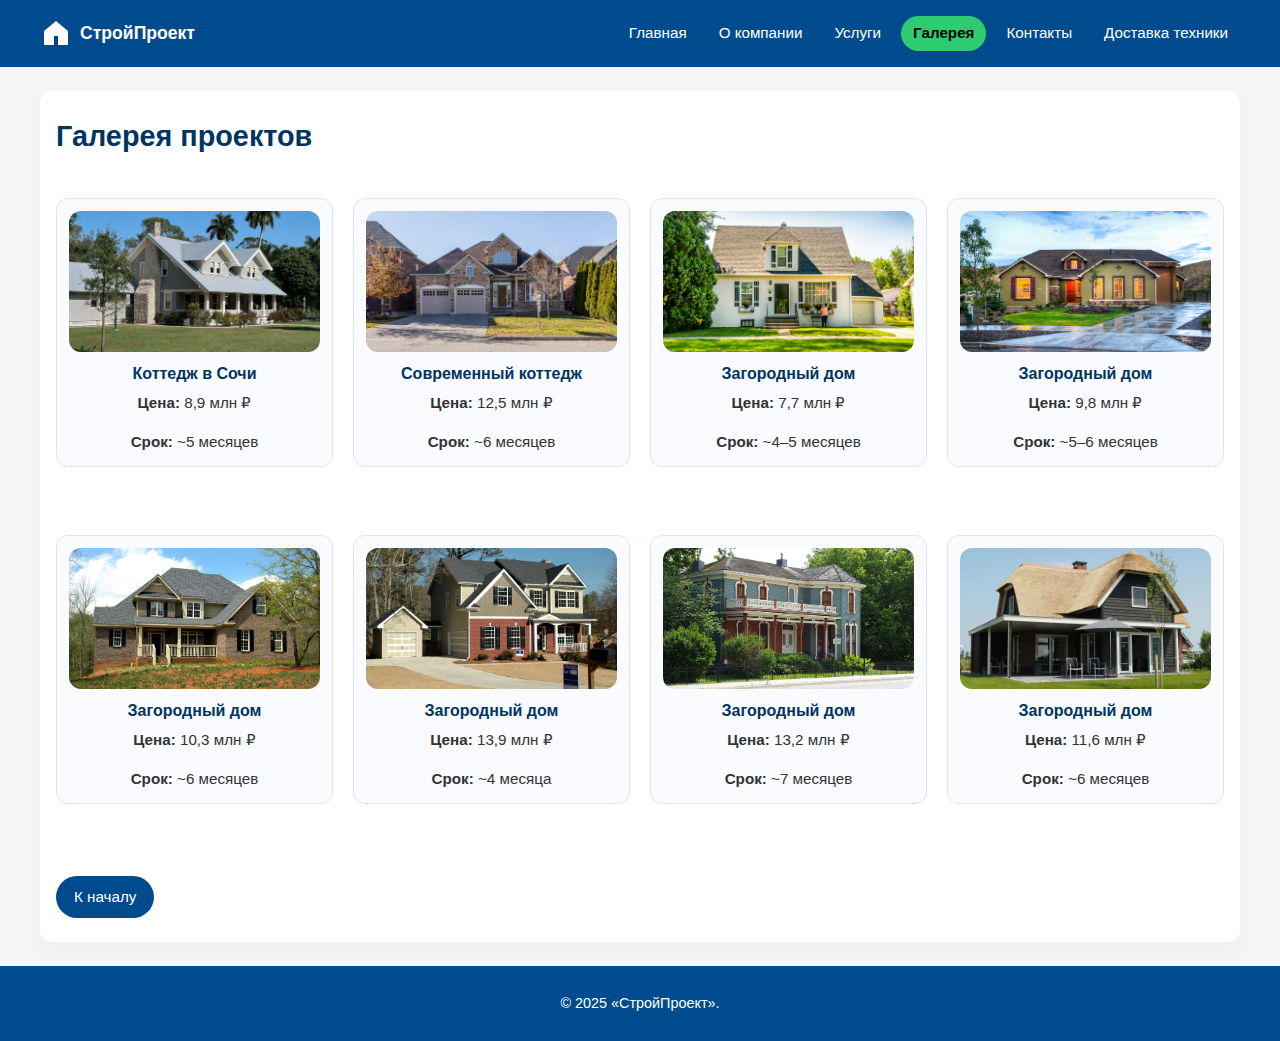
<file: HTML_project_1/site_2_stroyka/gallery.html>
<!DOCTYPE html>
<html lang="ru">
<head>
    <meta charset="UTF-8">
    <title>Галерея | СтройПроект</title>
    <link rel="stylesheet" href="style.css">
    <script src="script.js" defer></script>
</head>
<body id="top">
<header class="site-header">
    <div class="container header-inner">
        <a href="index.html" class="logo-link">
            <svg class="logo-symbol" viewBox="0 0 32 32" aria-hidden="true">
                <path d="M4 14 L16 4 L28 14 V28 H18 V19 H14 V28 H4 Z"></path>
            </svg>
            <span class="logo-text">СтройПроект</span>
        </a>
        <nav class="main-nav">
            <ul class="menu">
                <li><a href="index.html">Главная</a></li>
                <li><a href="about.html">О компании</a></li>
                <li><a href="services.html">Услуги</a></li>
                <li><a href="gallery.html" class="nav-active">Галерея</a></li>
                <li><a href="contacts.html">Контакты</a></li>
                <li><a href="https://skyptop.com/dostavka-tekhniki-iz-za-granicy">Доставка техники</a></li>
            </ul>
        </nav>
    </div>
</header>

<main class="page-main">
    <h1 class="page-title">Галерея проектов</h1>

    <section class="page-section gallery-section">
  <div class="gallery-grid">
    <figure id="project1" class="listing-card">
      <a href="https://images.unsplash.com/photo-1583608205776-bfd35f0d9f83" target="_blank">
        <img src="../images/house_1.jpg" alt="Коттедж в Сочи" class="gallery-image">
      </a>
      <figcaption class="listing-caption">
        <h3 class="listing-title">Коттедж в Сочи</h3>
        <div class="listing-meta">
          <span class="listing-price"><strong>Цена:</strong> 8,9 млн ₽</span>
          <span class="listing-duration"><strong>Срок:</strong> ~5 месяцев</span>
        </div>
      </figcaption>
    </figure>

    <figure id="project2" class="listing-card">
      <a href="https://images.unsplash.com/photo-1605276374104-dee2a0ed3cd6" target="_blank">
        <img src="../images/house_2.jpg" alt="Современный дом" class="gallery-image">
      </a>
      <figcaption class="listing-caption">
        <h3 class="listing-title">Современный коттедж</h3>
        <div class="listing-meta">
          <span class="listing-price"><strong>Цена:</strong> 12,5 млн ₽</span>
          <span class="listing-duration"><strong>Срок:</strong> ~6 месяцев</span>
        </div>
      </figcaption>
    </figure>

    <figure id="project3" class="listing-card">
      <a href="https://images.unsplash.com/photo-1628133287836-40bd5453bed1" target="_blank">
        <img src="../images/house_3.jpg" alt="Загородный дом" class="gallery-image">
      </a>
      <figcaption class="listing-caption">
        <h3 class="listing-title">Загородный дом</h3>
        <div class="listing-meta">
          <span class="listing-price"><strong>Цена:</strong> 7,7 млн ₽</span>
          <span class="listing-duration"><strong>Срок:</strong> ~4–5 месяцев</span>
        </div>
      </figcaption>
    </figure>

    <figure id="project4" class="listing-card">
      <a href="https://images.unsplash.com/photo-1628133287836-40bd5453bed1" target="_blank">
        <img src="../images/house_4.jpg" alt="Загородный дом" class="gallery-image">
      </a>
      <figcaption class="listing-caption">
        <h3 class="listing-title">Загородный дом</h3>
        <div class="listing-meta">
          <span class="listing-price"><strong>Цена:</strong> 9,8 млн ₽</span>
          <span class="listing-duration"><strong>Срок:</strong> ~5–6 месяцев</span>
        </div>
      </figcaption>
    </figure>

    <figure id="project5" class="listing-card">
      <a href="https://images.unsplash.com/photo-1628133287836-40bd5453bed1" target="_blank">
        <img src="../images/house_5.jpg" alt="Загородный дом" class="gallery-image">
      </a>
      <figcaption class="listing-caption">
        <h3 class="listing-title">Загородный дом</h3>
        <div class="listing-meta">
          <span class="listing-price"><strong>Цена:</strong> 10,3 млн ₽</span>
          <span class="listing-duration"><strong>Срок:</strong> ~6 месяцев</span>
        </div>
      </figcaption>
    </figure>

    <figure id="project6" class="listing-card">
      <a href="https://images.unsplash.com/photo-1628133287836-40bd5453bed1" target="_blank">
        <img src="../images/house_6.jpg" alt="Загородный дом" class="gallery-image">
      </a>
      <figcaption class="listing-caption">
        <h3 class="listing-title">Загородный дом</h3>
        <div class="listing-meta">
          <span class="listing-price"><strong>Цена:</strong> 13,9 млн ₽</span>
          <span class="listing-duration"><strong>Срок:</strong> ~4 месяца</span>
        </div>
      </figcaption>
    </figure>

    <figure id="project7" class="listing-card">
      <a href="https://images.unsplash.com/photo-1628133287836-40bd5453bed1" target="_blank">
        <img src="../images/house_7.jpg" alt="Загородный дом" class="gallery-image">
      </a>
      <figcaption class="listing-caption">
        <h3 class="listing-title">Загородный дом</h3>
        <div class="listing-meta">
          <span class="listing-price"><strong>Цена:</strong> 13,2 млн ₽</span>
          <span class="listing-duration"><strong>Срок:</strong> ~7 месяцев</span>
        </div>
      </figcaption>
    </figure>

    <figure id="project8" class="listing-card">
      <a href="https://images.unsplash.com/photo-1628133287836-40bd5453bed1" target="_blank">
        <img src="../images/house_8.jpg" alt="Загородный дом" class="gallery-image">
      </a>
      <figcaption class="listing-caption">
        <h3 class="listing-title">Загородный дом</h3>
        <div class="listing-meta">
          <span class="listing-price"><strong>Цена:</strong> 11,6 млн ₽</span>
          <span class="listing-duration"><strong>Срок:</strong> ~6 месяцев</span>
        </div>
      </figcaption>
    </figure>
  </div>
</section>

    <a href="#top" class="link-block">К началу</a>
</main>

<footer class="site-footer">
    <div class="container">
        <p>© 2025 «СтройПроект».</p>
    </div>
</footer>
</body>
</html>
</file>
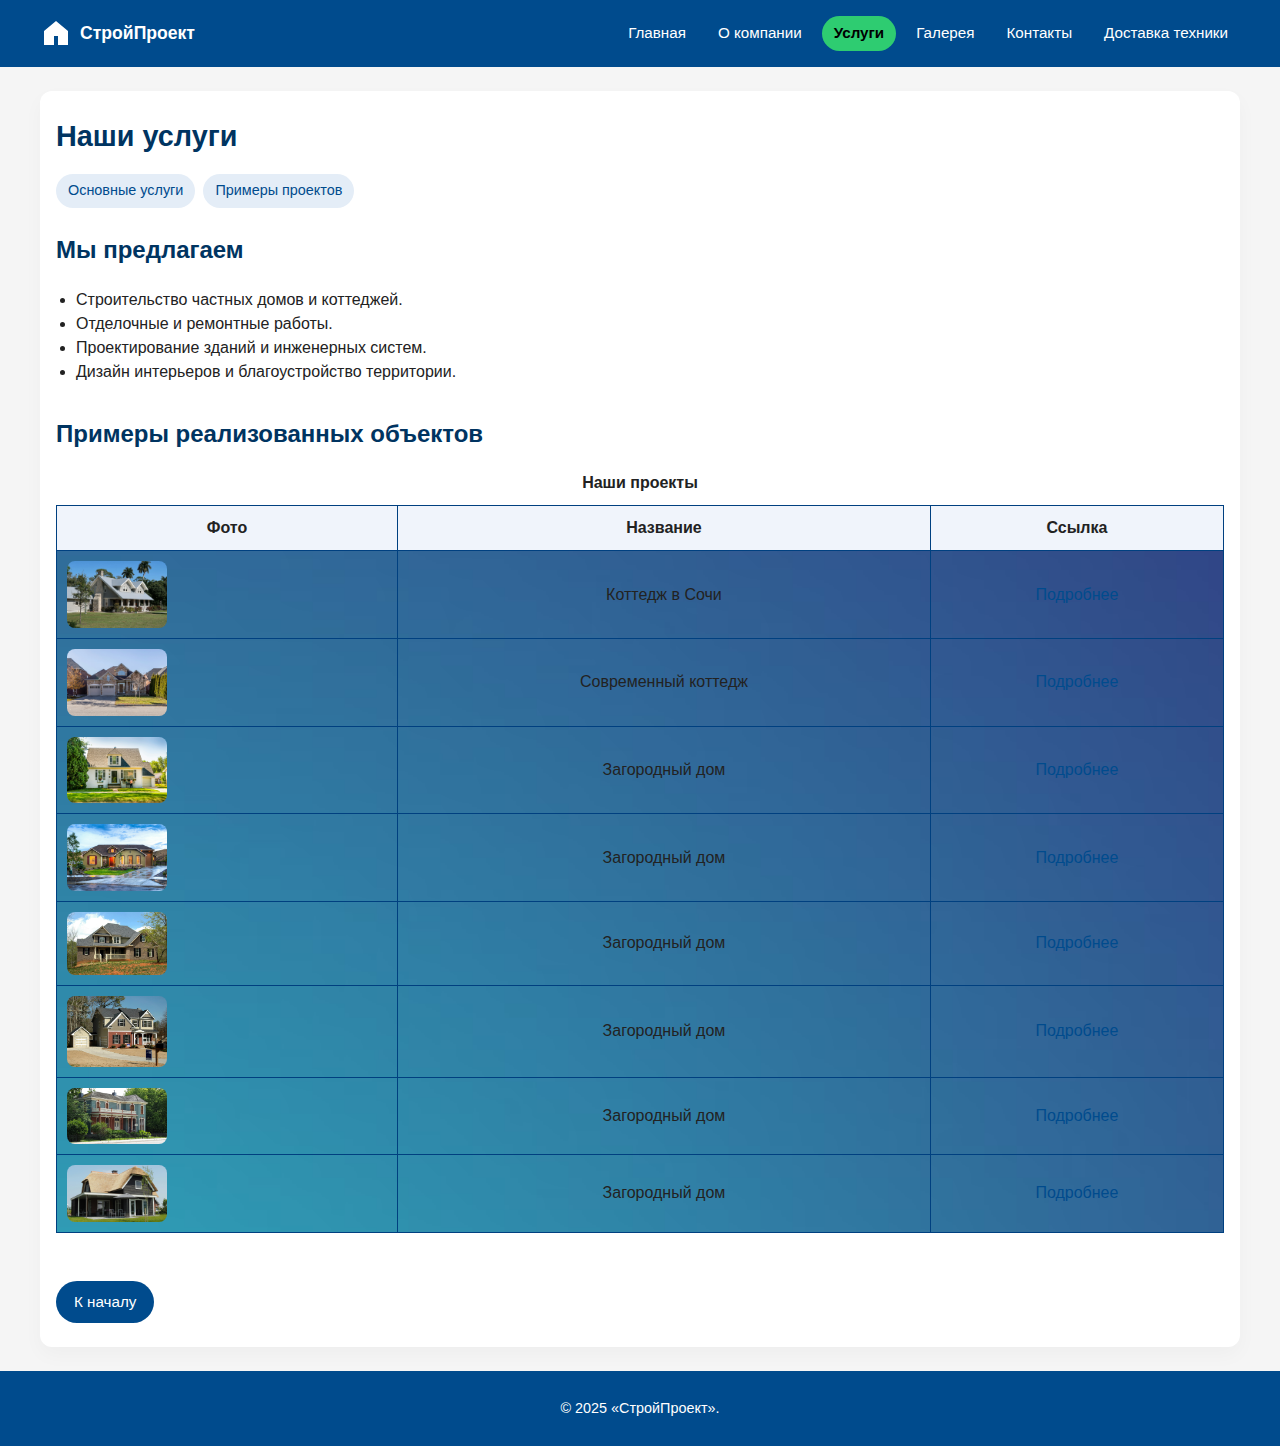
<file: HTML_project_1/site_2_stroyka/services.html>
<!DOCTYPE html>
<html lang="ru">
<head>
    <meta charset="UTF-8">
    <title>Услуги | СтройПроект</title>
    <link rel="stylesheet" href="style.css">
    <script src="script.js" defer></script>
</head>
<body id="top">
<header class="site-header">
    <div class="container header-inner">
        <a href="index.html" class="logo-link">
            <svg class="logo-symbol" viewBox="0 0 32 32" aria-hidden="true">
                <path d="M4 14 L16 4 L28 14 V28 H18 V19 H14 V28 H4 Z"></path>
            </svg>
            <span class="logo-text">СтройПроект</span>
        </a>
        <nav class="main-nav" >
            <ul class="menu">
                <li><a href="index.html">Главная</a></li>
                <li><a href="about.html">О компании</a></li>
                <li><a href="services.html" class="nav-active">Услуги</a></li>
                <li><a href="gallery.html">Галерея</a></li>
                <li><a href="contacts.html">Контакты</a></li>
                <li><a href="https://skyptop.com/dostavka-tekhniki-iz-za-granicy">Доставка техники</a></li>
            </ul>
        </nav>
    </div>
</header>

<main class="page-main">
    <h1 class="page-title">Наши услуги</h1>

    <nav class="section-nav">
        <a href="#services-list">Основные услуги</a>
        <a href="#projects-table">Примеры проектов</a>
    </nav>

    <section id="services-list" class="page-section">
        <h2>Мы предлагаем</h2>
        <ul>
            <li>Строительство частных домов и коттеджей.</li>
            <li>Отделочные и ремонтные работы.</li>
            <li>Проектирование зданий и инженерных систем.</li>
            <li>Дизайн интерьеров и благоустройство территории.</li>
        </ul>
    </section>

    <section id="projects-table" class="page-section">
        <h2>Примеры реализованных объектов</h2>
        <table>
            <caption>Наши проекты</caption>
            <thead>
            <tr>
                <th>Фото</th>
                <th>Название</th>
                <th>Ссылка</th>
            </tr>
            </thead>
            <tbody>
            <tr>
                <td>
                    <a href="gallery.html#project1">
                        <img src="../images/house_1.jpg" alt="Коттедж в Сочи" class="project-thumb">
                    </a>
                </td>
                <td>Коттедж в Сочи</td>
                <td><a href="gallery.html#project1">Подробнее</a></td>
            </tr>
            <tr>
                <td>
                    <a href="gallery.html#project2">
                        <img src="../images/house_2.jpg" alt="Современный коттедж" class="project-thumb">
                    </a>
                </td>
                <td>Современный коттедж</td>
                <td><a href="gallery.html#project2">Подробнее</a></td>
            </tr>
            <tr>
                <td>
                    <a href="gallery.html#project3">
                        <img src="../images/house_3.jpg" alt="Загородный дом" class="project-thumb">
                    </a>
                </td>
                <td>Загородный дом</td>
                <td><a href="gallery.html#project3">Подробнее</a></td>
            </tr>
            <tr>
                <td>
                    <a href="gallery.html#project4">
                        <img src="../images/house_4.jpg" alt="Загородный дом" class="project-thumb">
                    </a>
                </td>
                <td>Загородный дом</td>
                <td><a href="gallery.html#project4">Подробнее</a></td>
            </tr>
            <tr>
                <td>
                    <a href="gallery.html#project5">
                        <img src="../images/house_5.jpg" alt="Загородный дом" class="project-thumb">
                    </a>
                </td>
                <td>Загородный дом</td>
                <td><a href="gallery.html#project5">Подробнее</a></td>
            </tr>
            <tr>
                <td>
                    <a href="gallery.html#project6">
                        <img src="../images/house_6.jpg" alt="Загородный дом" class="project-thumb">
                    </a>
                </td>
                <td>Загородный дом</td>
                <td><a href="gallery.html#project6">Подробнее</a></td>
            </tr>
            <tr>
                <td>
                    <a href="gallery.html#project7">
                        <img src="../images/house_7.jpg" alt="Загородный дом" class="project-thumb">
                    </a>
                </td>
                <td>Загородный дом</td>
                <td><a href="gallery.html#project7">Подробнее</a></td>
            </tr>
            <tr>
                <td>
                    <a href="gallery.html#project8">
                        <img src="../images/house_8.jpg" alt="Загородный дом" class="project-thumb">
                    </a>
                </td>
                <td>Загородный дом</td>
                <td><a href="gallery.html#project8">Подробнее</a></td>
            </tr>
            </tbody>
        </table>
    </section>

    <a href="#top" class="link-block">К началу</a>
</main>

<footer class="site-footer">
    <div class="container">
        <p>© 2025 «СтройПроект».</p>
    </div>
</footer>
</body>
</html>
</file>
<file: HTML_project_1/site_1_stroyka/style.css>
body {
    font-family: Arial, sans-serif;
    margin: 0;
    padding: 0;
    background-color: #f5f5f5;
}

header {
    background-color: #004b8d;
    color: white;
    padding: 20px;
    text-align: center;
}

ul.menu {
    list-style: none;
    padding: 0;
    margin: 0;
    background-color: #004b8d;
}

ul.menu li {
    display: inline-block;
    margin: 0 5px;
}

ul.menu li a {
    text-decoration: none;
    color: white;
    padding: 5px 10px;
    display: inline-block;
    border-radius: 3px;
}

ul.menu li a:hover {
    background-color: #e0e0e0;
    color: #000;
}

.nav-active {
    background-color: #1eff00;
    font-weight: bold;
    color: #000;
}

main {
    padding: 20px;
    background: white;
    margin: 20px;
    border-radius: 10px;
}

footer {
    text-align: center;
    background-color: #004b8d;
    color: white;
    padding: 10px;
}

table {
    background: url("../images/background.jpg");
    border-collapse: collapse;
    width: 100%;
    text-align: center;
}

th, td {
    border: 1px solid #004080;
    padding: 10px;
    vertical-align: middle;
}

caption {
    font-weight: bold;
    margin-bottom: 10px;
}

th {
    background-color: #f0f0f0;
}

figure {
    text-align: center;
}

.link-block {
    display: inline-block;
    background-color: #004b8d;
    color: white;
    padding: 10px;
    text-align: center;
    text-decoration: none;
    border-radius: 6px;
    width: 200px;
    margin: 20px auto;
}
</file>
<file: HTML_project_1/site_2_stroyka/style.css>
*,
*::before,
*::after {
  box-sizing: border-box;
}

html {
  scroll-behavior: smooth;
}

body {
  margin: 0;
  padding: 0;
  font-family: -apple-system, BlinkMacSystemFont, "Segoe UI", Arial, sans-serif;
  line-height: 1.5;
  background-color: #f5f5f5;
  color: #222;
}

img {
  max-width: 100%;
  height: auto;
  display: block;
}

a {
  color: #004b8d;
  text-decoration: none;
}

a:hover {
  text-decoration: underline;
}

.container {
  width: 100%;
  max-width: 1200px;
  margin: 0 auto;
  padding: 0 16px;
}

.site-header {
  background-color: #004b8d;
  color: #ffffff;
}

.header-inner {
  display: flex;
  align-items: center;
  justify-content: space-between;
  gap: 16px;
  flex-wrap: wrap;
  padding: 16px 0;
}

.logo-link {
  display: inline-flex;
  align-items: center;
  gap: 8px;
  color: #ffffff;
  font-weight: 700;
  font-size: 1.1rem;
  text-decoration: none;
}

.logo-link:hover {
  text-decoration: none;
  opacity: 0.9;
}

.logo-symbol {
  width: 32px;
  height: 32px;
  fill: #ffffff;
}

.page-main {
  max-width: 1200px;
  margin: 24px auto;
  padding: 24px 16px;
  background-color: #ffffff;
  border-radius: 12px;
  box-shadow: 0 8px 20px rgba(0, 0, 0, 0.03);
}

.page-title {
  margin-top: 0;
  margin-bottom: 16px;
  font-size: 1.8rem;
  color: #003461;
}

.page-section {
  margin-bottom: 32px;
}

.page-section h2 {
  margin-top: 0;
  color: #003461;
}

.main-nav .menu {
  list-style: none;
  display: flex;
  flex-wrap: wrap;
  gap: 8px;
  padding: 0;
  margin: 0;
}

.main-nav .menu li {
  margin: 0;
}

.main-nav .menu a {
  display: inline-flex;
  align-items: center;
  padding: 6px 12px;
  border-radius: 999px;
  font-size: 0.95rem;
  color: #ffffff;
  transition: background-color 0.2s ease, color 0.2s ease;
}

ul.menu li a.nav-active {
    background-color: #2ecc71;
    font-weight: bold;
    color: #000;
}

.section-nav {
  display: flex;
  flex-wrap: wrap;
  gap: 8px;
  margin-bottom: 24px;
}

.section-nav a {
  padding: 6px 12px;
  border-radius: 999px;
  background-color: #e4edf7;
  color: #004b8d;
  font-size: 0.9rem;
  text-decoration: none;
}

ul,
ol {
  padding-left: 20px;
}

figure {
  margin: 24px auto;
  text-align: center;
}

figcaption {
  margin-top: 8px;
  font-size: 0.9rem;
  color: #555;
}

.hero-banner {
  margin-bottom: 24px;
}

.hero-image {
  border-radius: 12px;
  overflow: hidden;
}

.hero-caption {
  margin-top: 8px;
  text-align: center;
  font-size: 0.95rem;
  color: #555;
}

.cards-grid {
  display: grid;
  grid-template-columns: repeat(auto-fit, minmax(240px, 1fr));
  gap: 16px;
}

.service-card {
  border-radius: 12px;
  padding: 16px;
  border: 1px solid #dde5f0;
  background-color: #f9fbff;
  display: flex;
  flex-direction: column;
  gap: 8px;
}

.service-card__title {
  margin: 0;
  font-size: 1.05rem;
  color: #003461;
}

.service-card__meta {
  margin: 0;
  font-size: 0.9rem;
  color: #555;
}

.service-card__description {
  margin: 0;
  font-size: 0.9rem;
}

.gallery-section .gallery-grid {
  display: grid;
  grid-template-columns: repeat(auto-fit, minmax(260px, 1fr));
  gap: 20px;
}

table {
  width: 100%;
  border-collapse: collapse;
  text-align: center;
  margin-bottom: 16px;
  background: url("../images/background.jpg");
}

th,
td {
  border: 1px solid #004080;
  padding: 10px;
  vertical-align: middle;
}

caption {
  font-weight: 600;
  margin-bottom: 10px;
}

th {
  background-color: #f0f4fb;
}

form {
  max-width: 520px;
  padding: 16px;
  border-radius: 12px;
  background-color: #f9fbff;
  border: 1px solid #dde5f0;
  margin-bottom: 24px;
}

form p {
  margin: 0 0 12px;
}

form label {
  display: block;
  margin-bottom: 4px;
  font-size: 0.9rem;
  font-weight: 600;
}

form input[type="text"],
form input[type="number"],
form input[type="date"],
form input[type="password"],
form input[type="email"] {
  width: 100%;
  padding: 8px 10px;
  border-radius: 6px;
  border: 1px solid #c5d2e5;
  font: inherit;
}

form input[type="radio"],
form input[type="checkbox"] {
  margin-right: 4px;
}

.form-options-group {
  display: flex;
  flex-wrap: wrap;
  gap: 8px 16px;
  align-items: center;
}

.form-actions {
  display: flex;
  gap: 8px;
  flex-wrap: wrap;
  margin-top: 8px;
}

.button {
  display: inline-flex;
  align-items: center;
  justify-content: center;
  padding: 8px 16px;
  border-radius: 999px;
  border: none;
  cursor: pointer;
  font: inherit;
}

.button-primary {
  background-color: #004b8d;
  color: #ffffff;
}

.button-secondary {
  background-color: #e4edf7;
  color: #004b8d;
}

.link-block {
  display: inline-flex;
  align-items: center;
  justify-content: center;
  background-color: #004b8d;
  color: #ffffff;
  padding: 10px 18px;
  text-align: center;
  text-decoration: none;
  border-radius: 999px;
  margin: 16px 0 0;
  font-size: 0.95rem;
}

.link-block:hover {
  text-decoration: none;
  background-color: #003461;
}

.site-footer {
  background-color: #004b8d;
  color: #ffffff;
  padding: 12px 0;
  text-align: center;
  font-size: 0.9rem;
  margin-top: 24px;
}

@media (max-width: 768px) {
  .header-inner {
    flex-direction: column;
    align-items: flex-start;
  }

  .page-main {
    margin: 16px 0;
    border-radius: 0;
  }
}

@media (max-width: 480px) {
  .main-nav .menu {
    flex-direction: column;
    align-items: flex-start;
  }

  .main-nav .menu a {
    width: 100%;
  }
}

.project-thumb {
  max-width: 100px;
  border-radius: 8px;
}

.gallery-image {
  border-radius: 12px;
    width: 100%;
  aspect-ratio: 4 / 3;
  object-fit: cover;
  display: block;
}

.gallery-image {
  width: 100%;
  aspect-ratio: 16 / 9;  /* единое соотношение сторон */
  object-fit: cover;     /* заполняет блок, лишнее обрезается */
  border-radius: 12px;
  display: block;
}

/* карточка-объявление */
.listing-card {
  background-color: #f9fbff;
  border: 1px solid #dde5f0;
  border-radius: 12px;
  padding: 12px;
}

.listing-caption {
  margin-top: 10px;
}

.listing-title {
  margin: 0 0 6px;
  font-size: 1rem;
  font-weight: 700;
  color: #003461;
  text-align: center;
}

/* цена + срок в одну строку на больших экранах и в столбик на узких */
.listing-meta {
  display: flex;
  gap: 16px;
  justify-content: center;
  flex-wrap: wrap;
  font-size: 0.95rem;
  color: #333;
}
</file>
